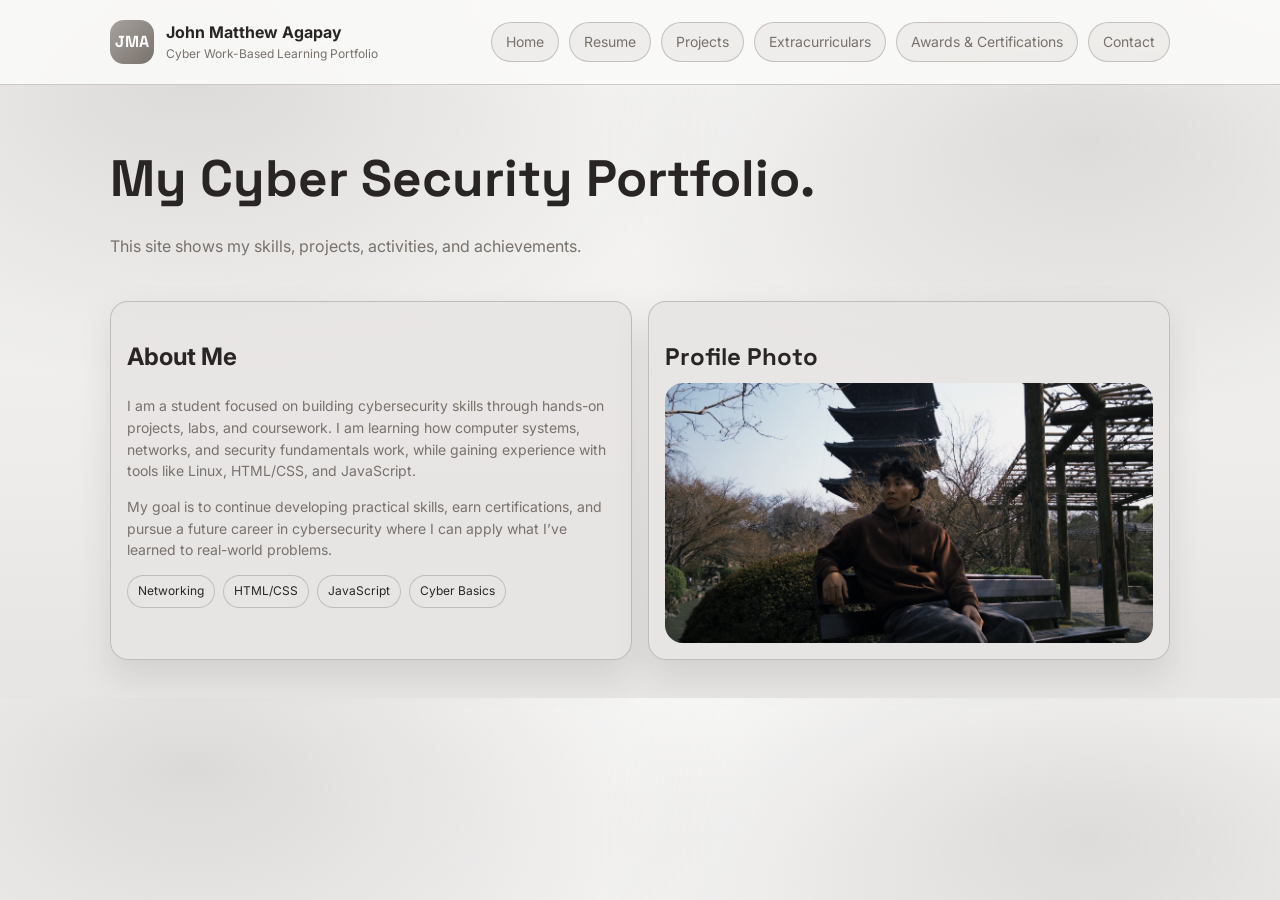
<file: index.html>
<!doctype html>
<html lang="en">
<head>
  <meta charset="utf-8" />
  <meta name="viewport" content="width=device-width,initial-scale=1" />
  <title>Portfolio | Home</title>
  <link rel="stylesheet" href="styles.css" />
</head>
<body data-page="home">
  <div class="progress" aria-hidden="true"><div class="progress__bar" id="progressBar"></div></div>

  <header class="header">
    <div class="container header__inner">
      <div class="brand">
        <div class="brand__logo">JMA</div>
        <div class="brand__text">
          <div class="brand__name">John Matthew Agapay</div>
          <div class="brand__tag">Cyber Work-Based Learning Portfolio</div>
        </div>
      </div>

      <nav class="nav" aria-label="Primary">
        <a class="nav__link" data-link="home" href="index.html">Home</a>
        <a class="nav__link" data-link="resume" href="resume.html">Resume</a>
        <a class="nav__link" data-link="projects" href="projects.html">Projects</a>
        <a class="nav__link" data-link="extras" href="extracurriculars.html">Extracurriculars</a>
        <a class="nav__link" data-link="awards" href="awards.html">Awards & Certifications</a>
        <a class="nav__link" data-link="contact" href="contact.html">Contact</a>
      </nav>

     
  </header>


  <main class="container">
    <section class="hero reveal">
      <h1 class="hero__title">My Cyber Security <span class="accent">Portfolio.</span></h1>
      <p class="hero__subtitle">
        This site shows my skills, projects, activities, and achievements.
      </p>
    </section>

    <section class="section">
      <div class="grid grid--2">
        <div class="card reveal">
          <h2 class="card_title">About Me</h2>
<p class="small">
  I am a student focused on building cybersecurity skills through hands-on projects, labs, and coursework. I am learning how computer systems, networks, and security fundamentals work, while gaining experience with tools like Linux, HTML/CSS, and JavaScript.
</p>
<p class="small">
  My goal is to continue developing practical skills, earn certifications, and pursue a future career in cybersecurity where I can apply what I’ve learned to real-world problems.
</p>

          <div class="tags">
            <span class="tag">Networking</span>
            <span class="tag">HTML/CSS</span>
            <span class="tag">JavaScript</span>
            <span class="tag">Cyber Basics</span>
          </div>
        </div>

        <div class="card reveal">
          <h2 class="card__title">Profile Photo</h2>
          <div class="ph ph--hero">
            <!-- Replace by adding images/profile.jpg -->
            <img src="images/profile.jpg" alt="Profile photo" onerror="this.remove(); this.parentElement.querySelector('.ph__empty').style.display='block';">
            <div class="ph__empty">Add <b>images/profile.jpg</b><br>to replace this placeholder</div>
          </div>
        </div>
      </div>
    </section>
    
  </main>

  <script src="script.js"></script>
</body>
</html>
</file>
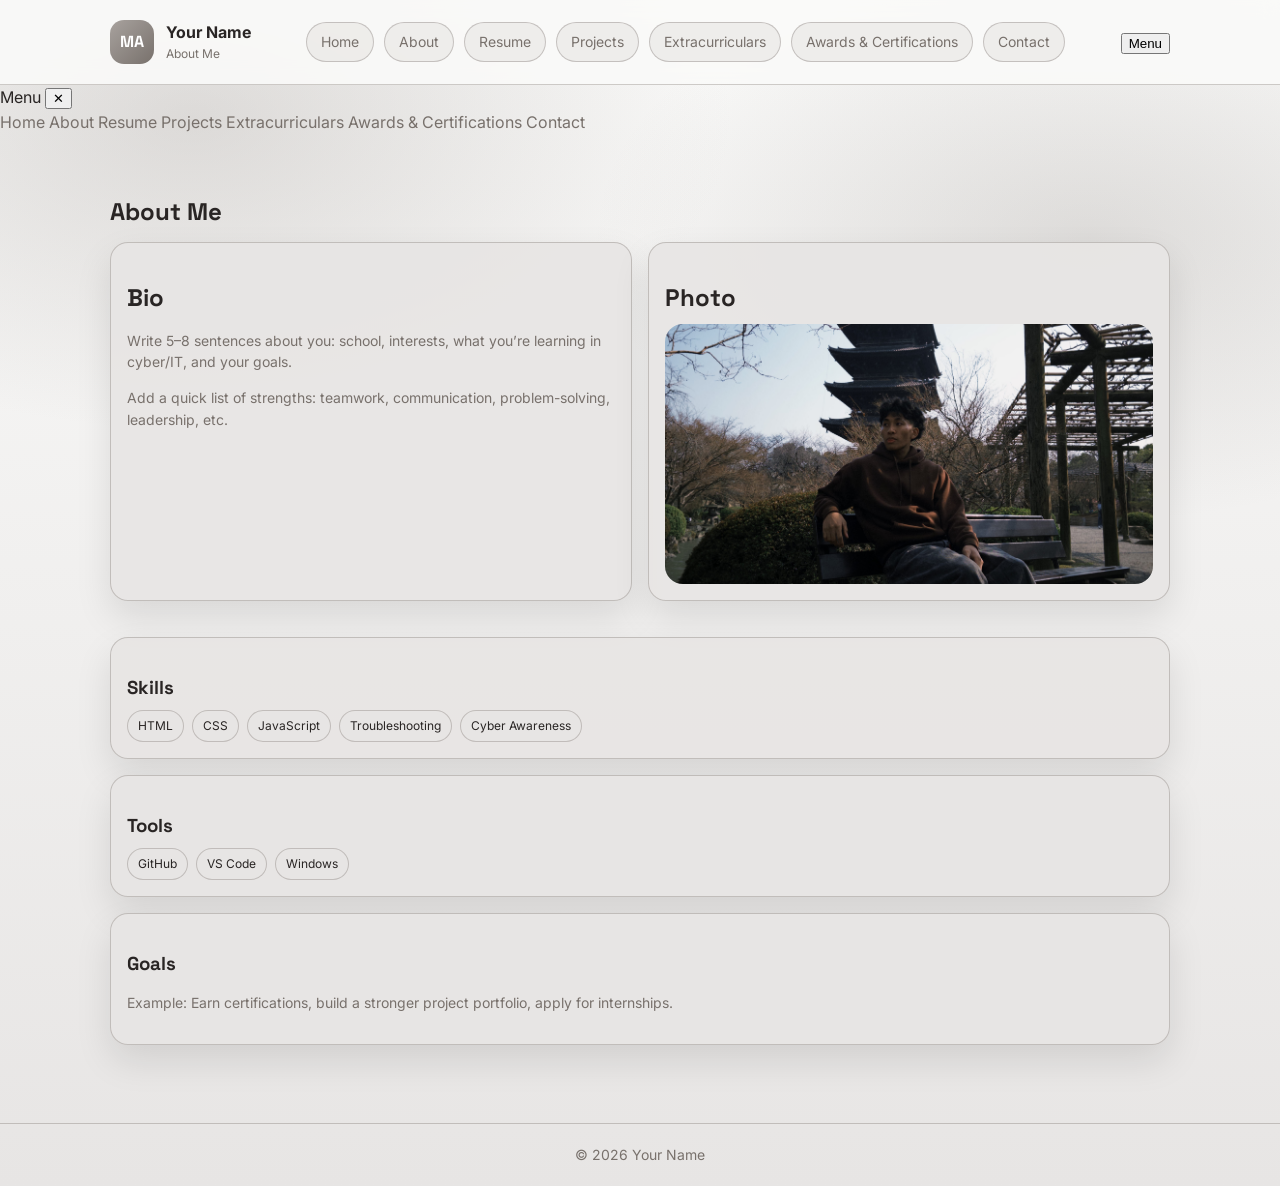
<file: about.html>
<!doctype html>
<html lang="en">
<head>
  <meta charset="utf-8" />
  <meta name="viewport" content="width=device-width,initial-scale=1" />
  <title>Portfolio | About</title>
  <link rel="stylesheet" href="styles.css" />
</head>
<body data-page="about">
  <div class="progress" aria-hidden="true"><div class="progress__bar" id="progressBar"></div></div>

  <header class="header">
    <div class="container header__inner">
      <div class="brand">
        <div class="brand__logo">MA</div>
        <div class="brand__text">
          <div class="brand__name">Your Name</div>
          <div class="brand__tag">About Me</div>
        </div>
      </div>

      <nav class="nav" aria-label="Primary">
        <a class="nav__link" data-link="home" href="index.html">Home</a>
        <a class="nav__link" data-link="about" href="about.html">About</a>
        <a class="nav__link" data-link="resume" href="resume.html">Resume</a>
        <a class="nav__link" data-link="projects" href="projects.html">Projects</a>
        <a class="nav__link" data-link="extras" href="extracurriculars.html">Extracurriculars</a>
        <a class="nav__link" data-link="awards" href="awards.html">Awards & Certifications</a>
        <a class="nav__link" data-link="contact" href="contact.html">Contact</a>
      </nav>

      <div class="header__actions">
        <button class="icon-btn icon-btn--menu" id="menuBtn" aria-label="Open menu">Menu</button>
      </div>
    </div>
  </header>

  <div class="drawer" id="drawer" aria-hidden="true">
    <div class="drawer__panel" role="dialog" aria-modal="true" aria-label="Menu">
      <div class="drawer__top">
        <span class="drawer__title">Menu</span>
        <button class="icon-btn" id="closeDrawer" aria-label="Close">✕</button>
      </div>
      <div class="drawer__links">
        <a class="drawer__link" href="index.html">Home</a>
        <a class="drawer__link" href="about.html">About</a>
        <a class="drawer__link" href="resume.html">Resume</a>
        <a class="drawer__link" href="projects.html">Projects</a>
        <a class="drawer__link" href="extracurriculars.html">Extracurriculars</a>
        <a class="drawer__link" href="awards.html">Awards & Certifications</a>
        <a class="drawer__link" href="contact.html">Contact</a>
      </div>
    </div>
    <div class="drawer__backdrop" id="drawerBackdrop"></div>
  </div>

  <main class="container">
    <section class="section reveal">
      <h1 class="section__title">About Me</h1>
      <div class="grid grid--2">
        <div class="card">
          <h2 class="card__title">Bio</h2>
          <p class="small">
            Write 5–8 sentences about you: school, interests, what you’re learning in cyber/IT, and your goals.
          </p>
          <p class="small">
            Add a quick list of strengths: teamwork, communication, problem-solving, leadership, etc.
          </p>
        </div>

        <div class="card">
          <h2 class="card__title">Photo</h2>
          <div class="ph ph--hero">
            <img src="images/profile.jpg" alt="Profile photo" onerror="this.remove(); this.parentElement.querySelector('.ph__empty').style.display='block';">
            <div class="ph__empty">Add <b>images/profile.jpg</b></div>
          </div>
        </div>
      </div>
    </section>

    <section class="section">
      <div class="grid grid--3">
        <div class="card reveal">
          <h3 class="card__title">Skills</h3>
          <div class="tags">
            <span class="tag">HTML</span><span class="tag">CSS</span><span class="tag">JavaScript</span>
            <span class="tag">Troubleshooting</span><span class="tag">Cyber Awareness</span>
          </div>
        </div>
        <div class="card reveal">
          <h3 class="card__title">Tools</h3>
          <div class="tags">
            <span class="tag">GitHub</span><span class="tag">VS Code</span><span class="tag">Windows</span>
          </div>
        </div>
        <div class="card reveal">
          <h3 class="card__title">Goals</h3>
          <p class="small">Example: Earn certifications, build a stronger project portfolio, apply for internships.</p>
        </div>
      </div>
    </section>
  </main>

  <footer class="footer">
    <div class="container footer__inner">© <span id="year"></span> Your Name</div>
  </footer>

  <script src="script.js"></script>
</body>
</html>
</file>
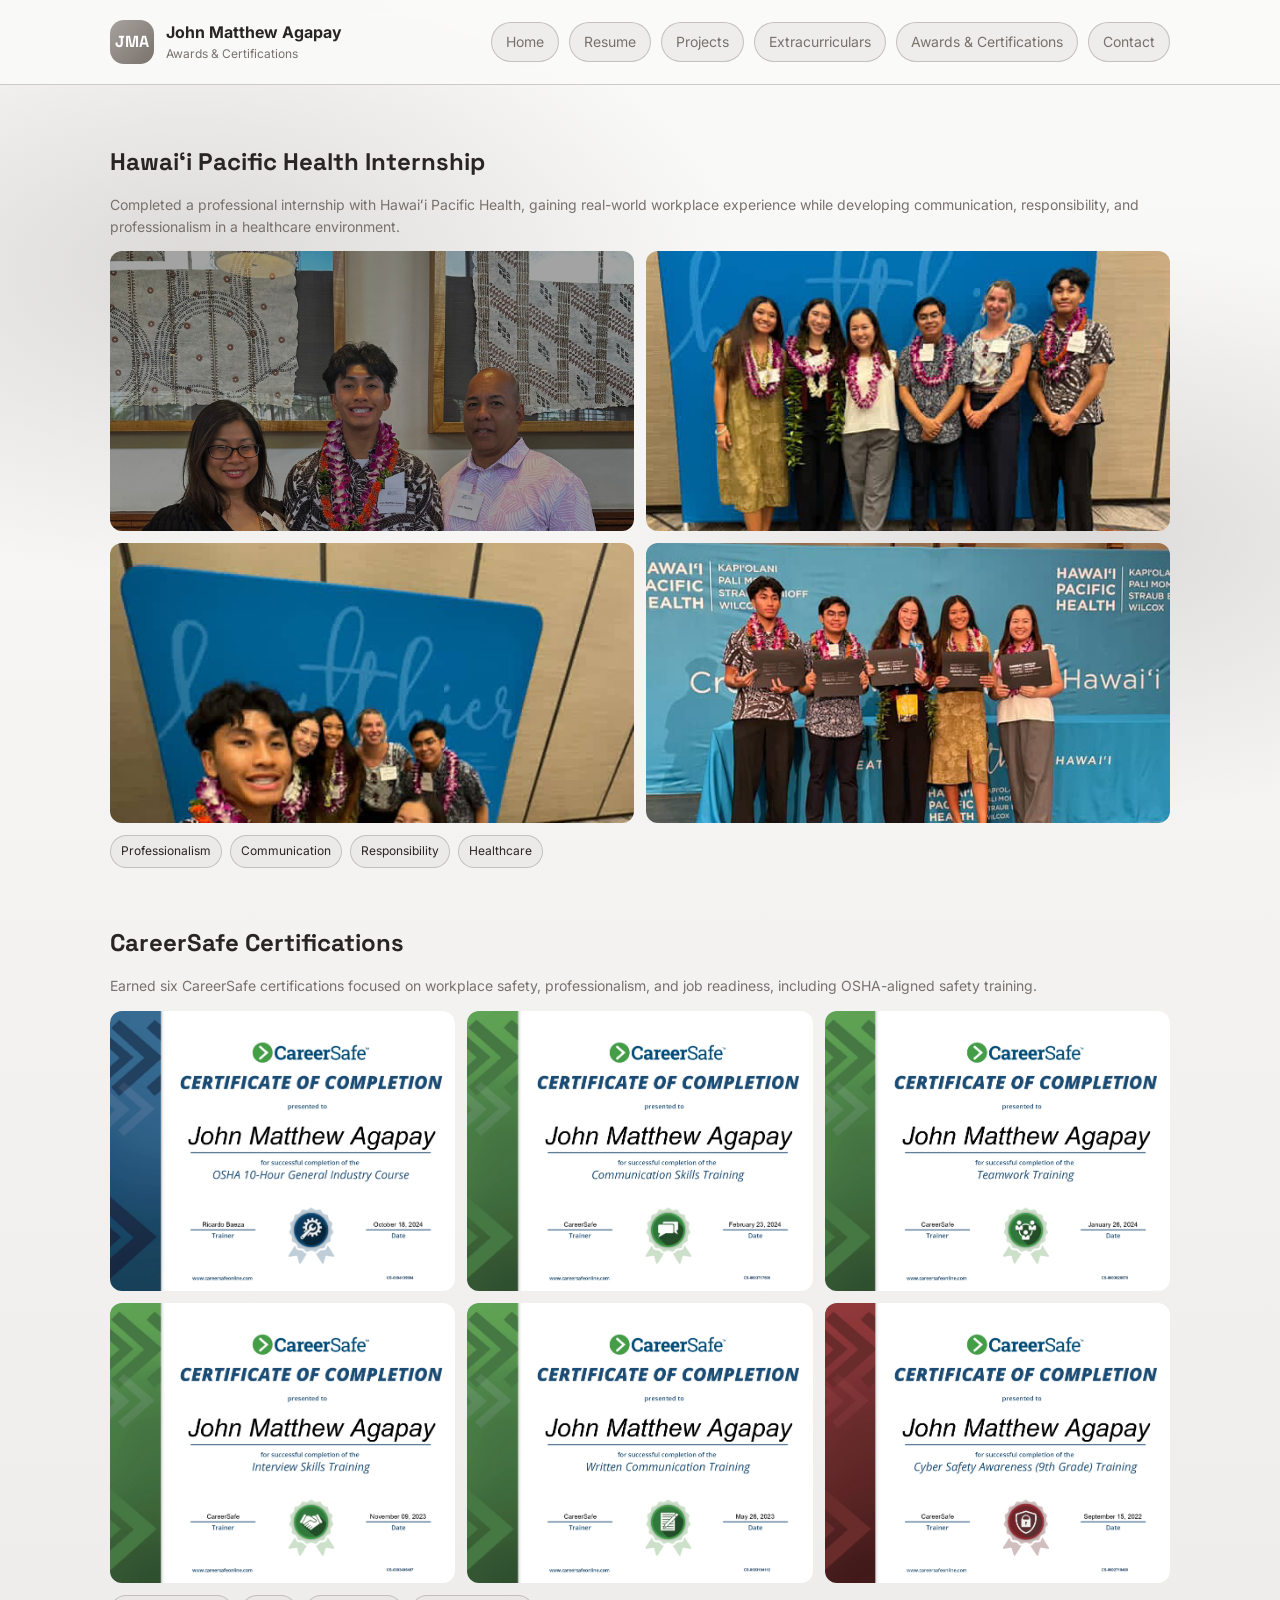
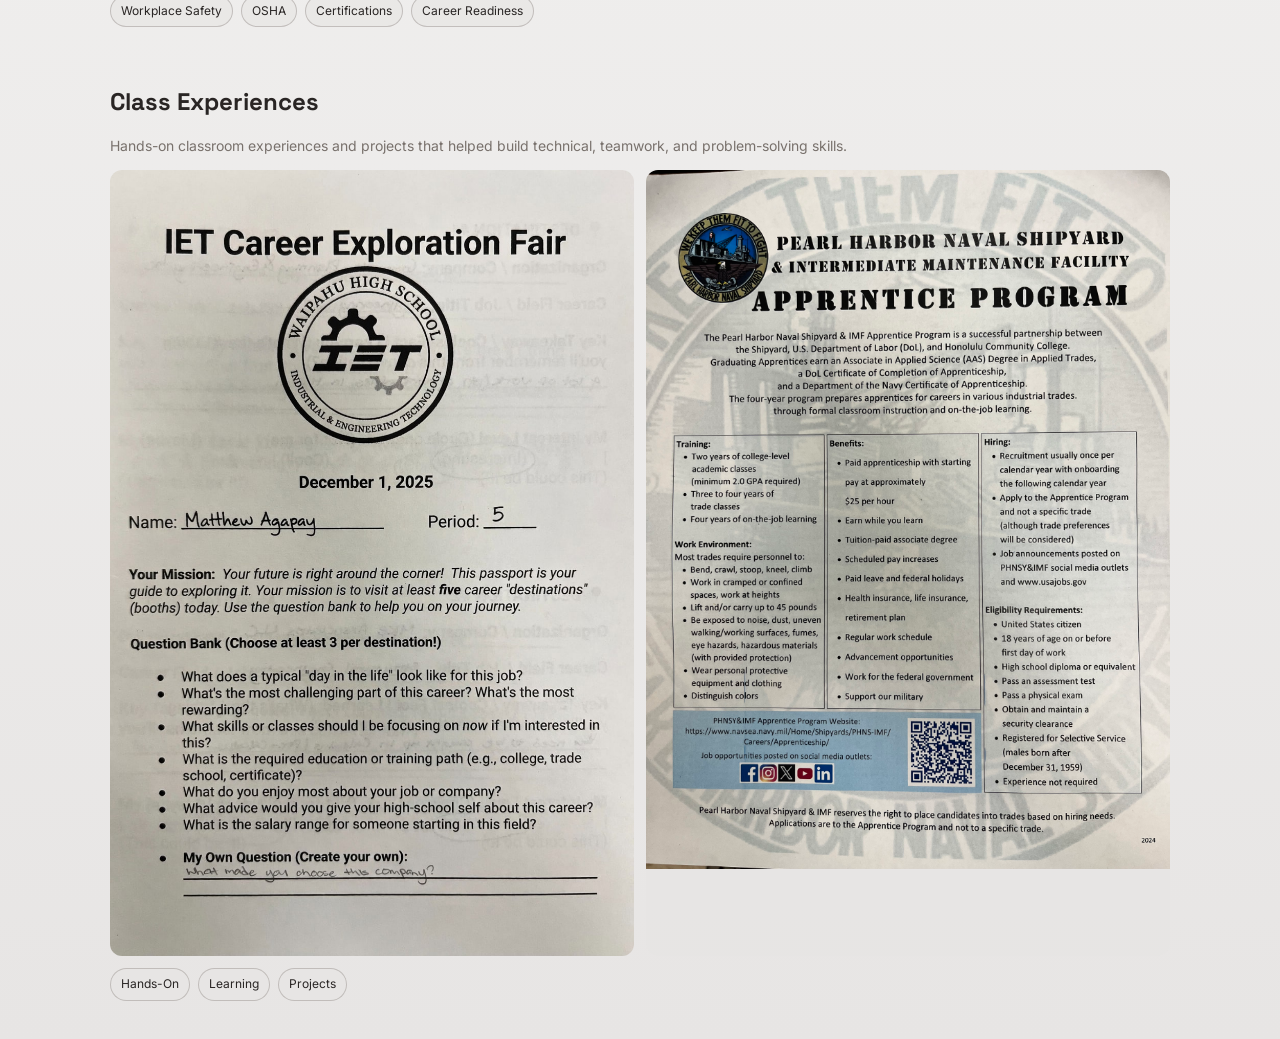
<file: awards.html>
<!doctype html>
<html lang="en">
<head>
  <meta charset="utf-8" />
  <meta name="viewport" content="width=device-width,initial-scale=1" />
  <title>Portfolio | Awards & Certifications</title>
  <link rel="stylesheet" href="styles.css" />
</head>

<body data-page="awards">
  <div class="progress" aria-hidden="true">
    <div class="progress__bar" id="progressBar"></div>
  </div>

  <!-- HEADER -->
  <header class="header">
    <div class="container header__inner">

      <div class="brand">
        <div class="brand__logo">JMA</div>
        <div class="brand__text">
          <div class="brand__name">John Matthew Agapay</div>
          <div class="brand__tag">Awards & Certifications</div>
        </div>
      </div>

      <nav class="nav" aria-label="Primary">
        <a class="nav__link" href="index.html">Home</a>
        <a class="nav__link" href="resume.html">Resume</a>
        <a class="nav__link" href="projects.html">Projects</a>
        <a class="nav__link" href="extracurriculars.html">Extracurriculars</a>
        <a class="nav__link" href="awards.html">Awards & Certifications</a>
        <a class="nav__link" href="contact.html">Contact</a>
      </nav>

    </div>
  </header>

  <!-- MAIN -->
  <main class="container">

    <!-- HPH INTERNSHIP -->
    <section class="section reveal">
      <h1 class="section__title">Hawaiʻi Pacific Health Internship</h1>

      <p class="small">
        Completed a professional internship with Hawaiʻi Pacific Health, gaining real-world
        workplace experience while developing communication, responsibility, and professionalism
        in a healthcare environment.
      </p>

      <div class="media-grid media-grid--4">
        <div class="ph ph--thumb"><img src="images/hph1.jpg" alt="HPH Internship photo"></div>
        <div class="ph ph--thumb"><img src="images/hph2.jpg" alt="HPH Internship photo"></div>
        <div class="ph ph--thumb"><img src="images/hph3.JPG" alt="HPH Internship photo"></div>
        <div class="ph ph--thumb"><img src="images/hph4.JPG" alt="HPH Internship photo"></div>
      </div>

      <div class="tags" style="margin-top:12px;">
        <span class="tag">Professionalism</span>
        <span class="tag">Communication</span>
        <span class="tag">Responsibility</span>
        <span class="tag">Healthcare</span>
      </div>
    </section>

    <!-- CAREERSAFE -->
    <section class="section reveal">
      <h1 class="section__title">CareerSafe Certifications</h1>

      <p class="small">
        Earned six CareerSafe certifications focused on workplace safety, professionalism,
        and job readiness, including OSHA-aligned safety training.
      </p>

      <div class="media-grid media-grid--6">
        <div class="ph ph--thumb"><img src="images/careersafe1.jpg" alt="CareerSafe certificate"></div>
        <div class="ph ph--thumb"><img src="images/careersafe2.jpg" alt="CareerSafe certificate"></div>
        <div class="ph ph--thumb"><img src="images/careersafe3.jpg" alt="CareerSafe certificate"></div>
        <div class="ph ph--thumb"><img src="images/careersafe4.jpg" alt="CareerSafe certificate"></div>
        <div class="ph ph--thumb"><img src="images/careersafe5.jpg" alt="CareerSafe certificate"></div>
        <div class="ph ph--thumb"><img src="images/careersafe6.jpg" alt="CareerSafe certificate"></div>
      </div>

      <div class="tags" style="margin-top:12px;">
        <span class="tag">Workplace Safety</span>
        <span class="tag">OSHA</span>
        <span class="tag">Certifications</span>
        <span class="tag">Career Readiness</span>
      </div>
    </section>

    <!-- CLASS EXPERIENCES -->
    <section class="section reveal">
      <h1 class="section__title">Class Experiences</h1>

      <p class="small">
        Hands-on classroom experiences and projects that helped build technical,
        teamwork, and problem-solving skills.
      </p>

      <div class="media-grid media-grid--2">
        <div class="ph ph--thumb"><img src="images/class1.jpg" alt="Class experience"></div>
        <div class="ph ph--thumb"><img src="images/class2.jpg" alt="Class experience"></div>
      </div>

      <div class="tags" style="margin-top:12px;">
        <span class="tag">Hands-On</span>
        <span class="tag">Learning</span>
        <span class="tag">Projects</span>
      </div>
    </section>

  </main>

  <script src="script.js"></script>
</body>
</html>
</file>
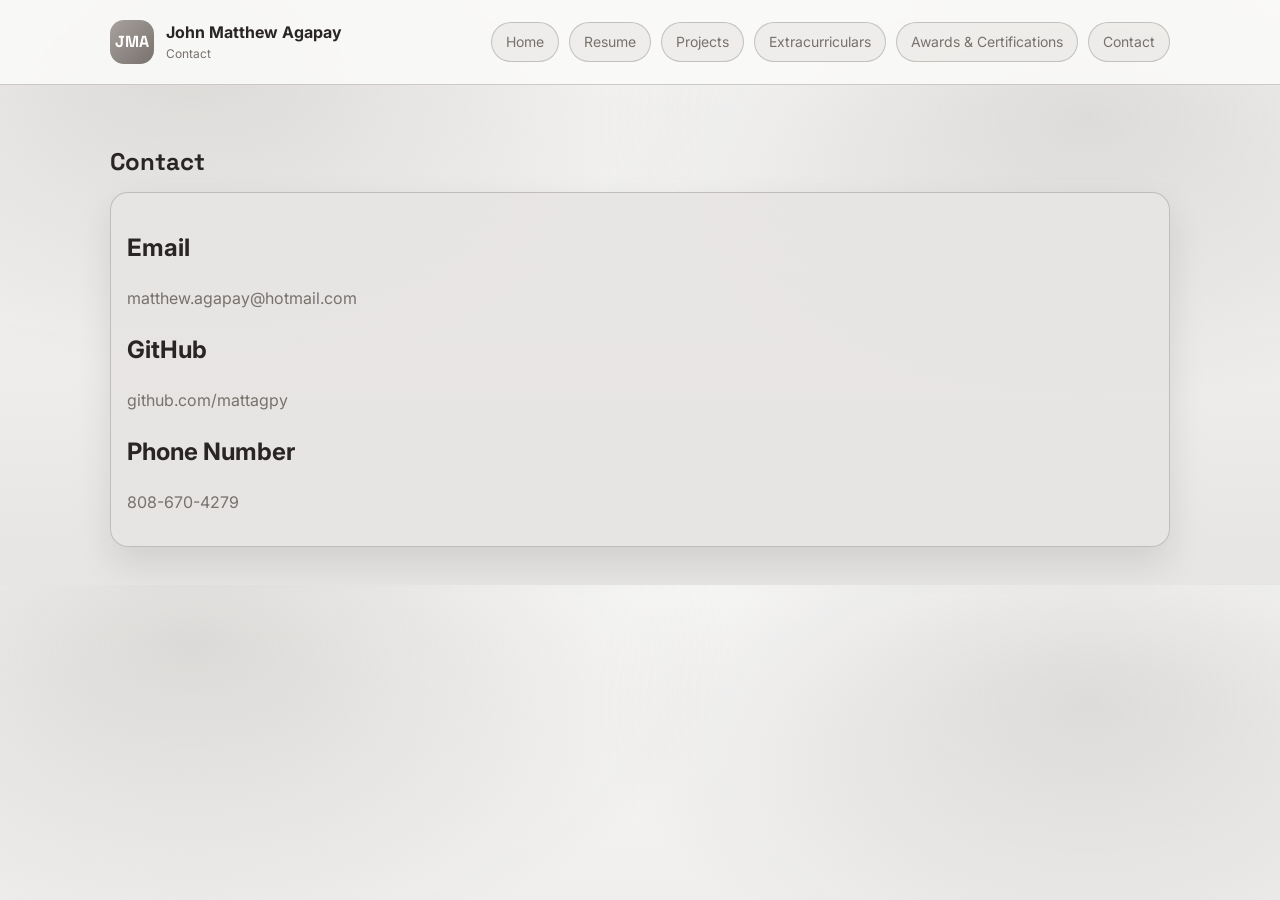
<file: contact.html>
<!doctype html>
<html lang="en">
<head>
  <meta charset="utf-8" />
  <meta name="viewport" content="width=device-width,initial-scale=1" />
  <title>Portfolio | Contact</title>
  <link rel="stylesheet" href="styles.css" />
</head>

<body data-page="contact">
  <div class="progress" aria-hidden="true">
    <div class="progress__bar" id="progressBar"></div>
  </div>

  <!-- HEADER -->
  <header class="header">
    <div class="container header__inner">

      <div class="brand">
        <div class="brand__logo">JMA</div>
        <div class="brand__text">
          <div class="brand__name">John Matthew Agapay</div>
          <div class="brand__tag">Contact</div>
        </div>
      </div>

      <nav class="nav" aria-label="Primary">
        <a class="nav__link" href="index.html">Home</a>
        <a class="nav__link" href="resume.html">Resume</a>
        <a class="nav__link" href="projects.html">Projects</a>
        <a class="nav__link" href="extracurriculars.html">Extracurriculars</a>
        <a class="nav__link" href="awards.html">Awards & Certifications</a>
        <a class="nav__link" href="contact.html">Contact</a>
      </nav>

    </div>
  </header>

  <!-- MAIN -->
  <main class="container">

    <section class="section reveal">
      <h1 class="section__title">Contact</h1>

      <div class="card contact-card">

        <div class="contact-item">
          <h2>Email</h2>
          <p>
            <a href="mailto:matthew.agapay@hotmail.com">
              matthew.agapay@hotmail.com
            </a>
          </p>
        </div>

        <div class="contact-item">
          <h2>GitHub</h2>
          <p>
            <a href="https://github.com/mattagpy" target="_blank">
              github.com/mattagpy
            </a>
          </p>
        </div>

        <div class="contact-item">
          <h2>Phone Number</h2>
          <p>
            <a href="tel:18086704279">
              808-670-4279
            </a>
          </p>
        </div>

      </div>
    </section>

  </main>

  <script src="script.js"></script>
</body>
</html>
</file>
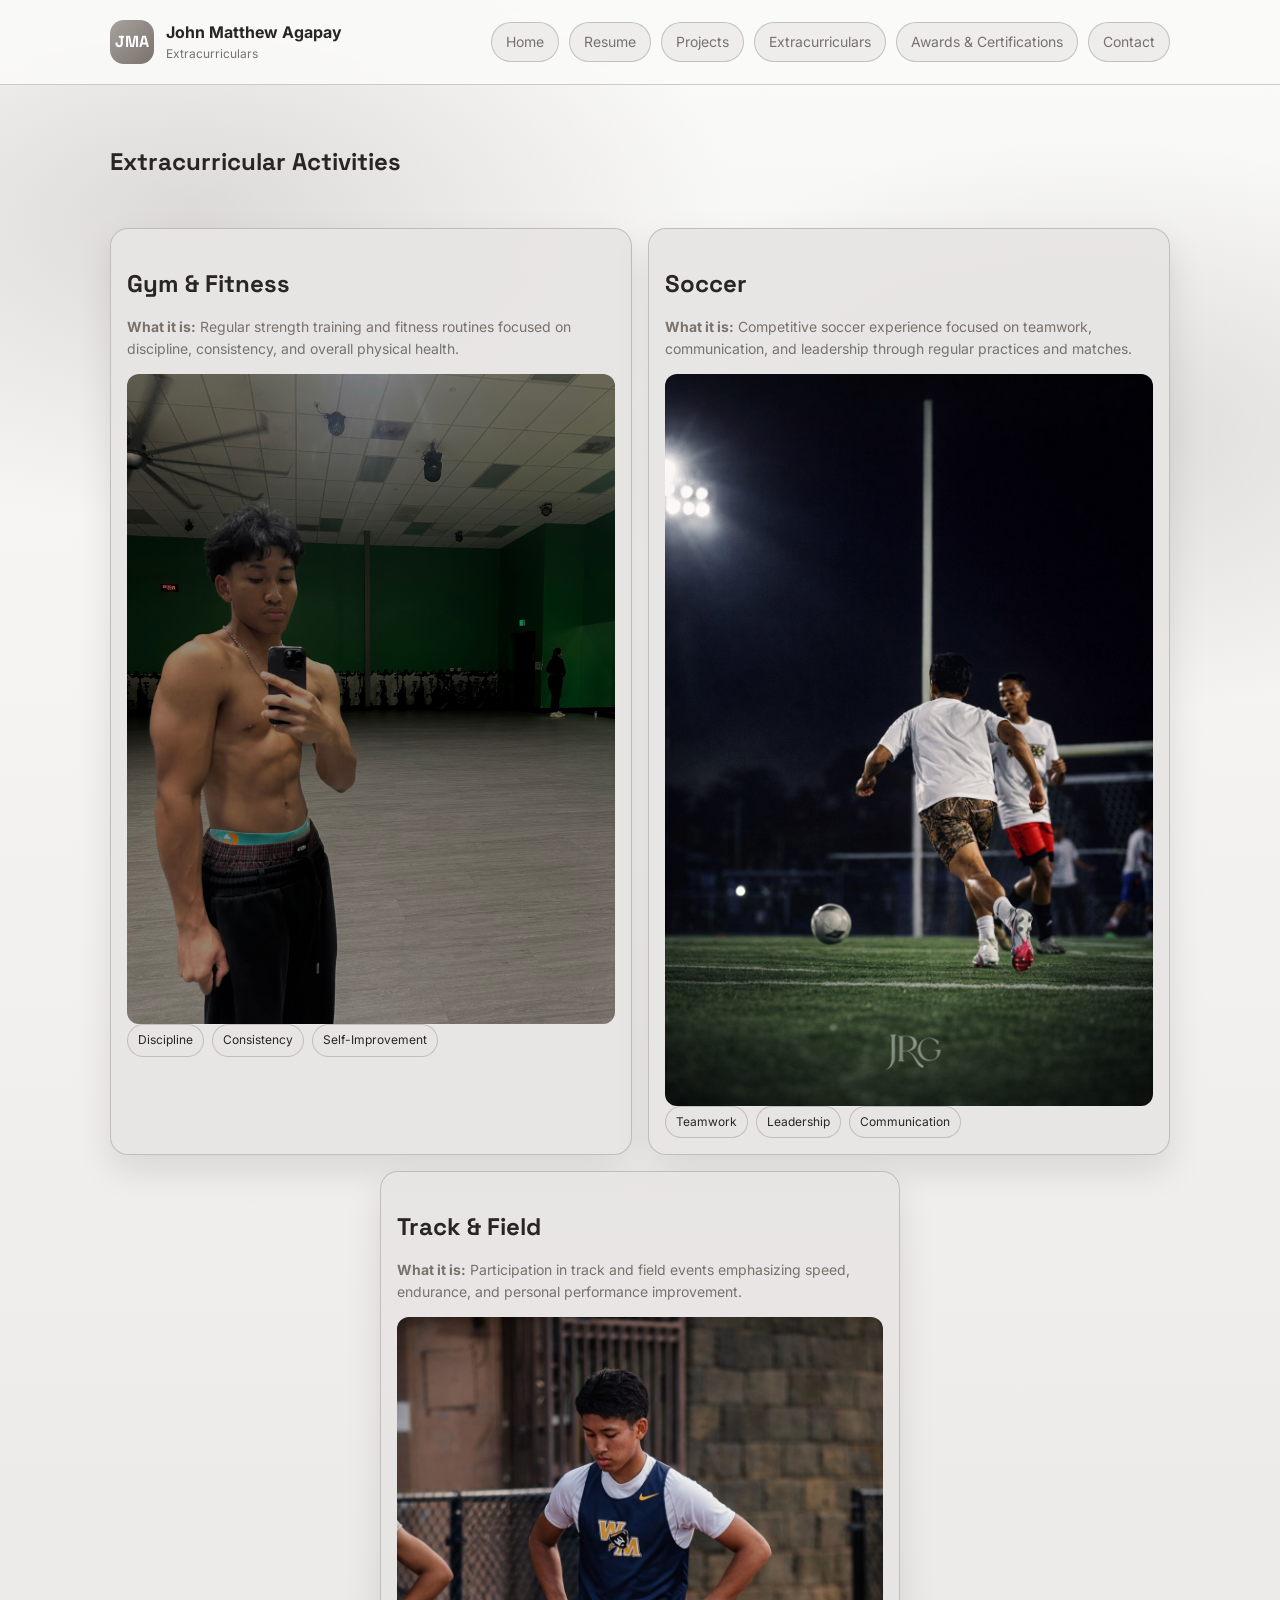
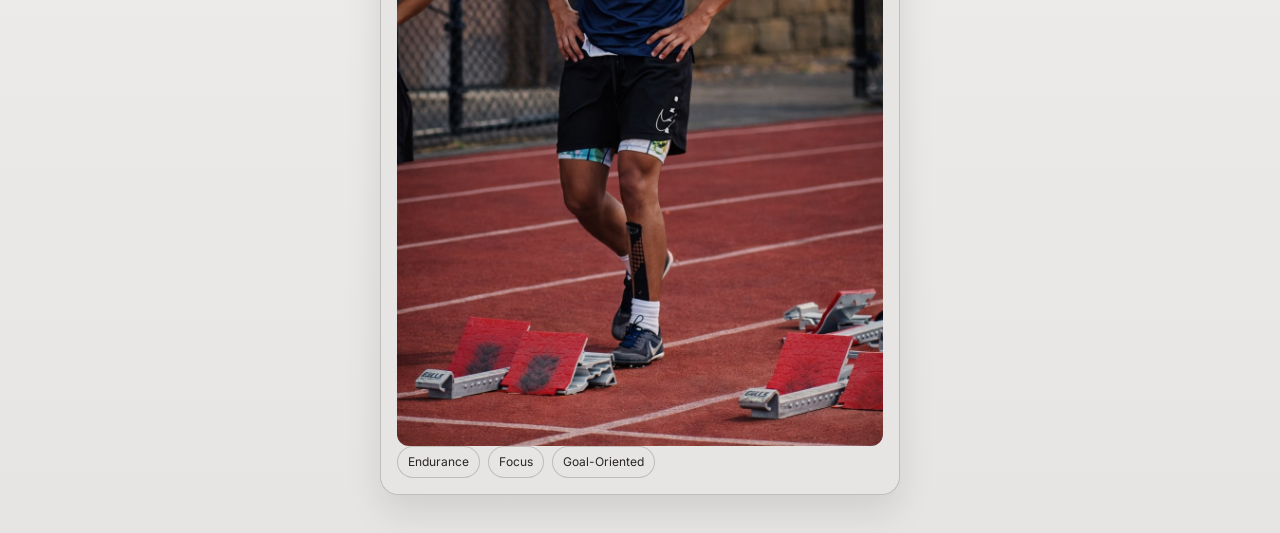
<file: extracurriculars.html>
<!doctype html>
<html lang="en">
<head>
  <meta charset="utf-8" />
  <meta name="viewport" content="width=device-width,initial-scale=1" />
  <title>Portfolio | Extracurriculars</title>
  <link rel="stylesheet" href="styles.css" />
</head>

<body data-page="extracurriculars">
  <div class="progress" aria-hidden="true">
    <div class="progress__bar" id="progressBar"></div>
  </div>

  <!-- HEADER -->
  <header class="header">
    <div class="container header__inner">

      <div class="brand">
        <div class="brand__logo">JMA</div>
        <div class="brand__text">
          <div class="brand__name">John Matthew Agapay</div>
          <div class="brand__tag">Extracurriculars</div>
        </div>
      </div>

      <nav class="nav" aria-label="Primary">
        <a class="nav__link" href="index.html">Home</a>
        <a class="nav__link" href="resume.html">Resume</a>
        <a class="nav__link" href="projects.html">Projects</a>
        <a class="nav__link" href="extracurriculars.html">Extracurriculars</a>
        <a class="nav__link" href="awards.html">Awards & Certifications</a>
        <a class="nav__link" href="contact.html">Contact</a>
      </nav>

    </div>
  </header>

  <!-- MAIN -->
  <main class="container">

    <section class="section reveal">
      <h1 class="section__title">Extracurricular Activities</h1>
    </section>

    <section class="section">
      <div class="grid grid--2">

        <!-- GYM -->
        <div class="card reveal">
          <h2 class="card__title">Gym & Fitness</h2>

          <p class="small">
            <b>What it is:</b> Regular strength training and fitness routines focused on discipline, consistency, and overall physical health.
          </p>

          <div class="ph ph--thumb" style="margin-top:10px;">
            <img src="images/gym.jpg" alt="Gym and fitness activity"
              onerror="this.remove(); this.parentElement.querySelector('.ph__empty').style.display='block';">
          </div>

          <div class="tags">
            <span class="tag">Discipline</span>
            <span class="tag">Consistency</span>
            <span class="tag">Self-Improvement</span>
          </div>
        </div>

        <!-- SOCCER -->
        <div class="card reveal">
          <h2 class="card__title">Soccer</h2>

          <p class="small">
            <b>What it is:</b> Competitive soccer experience focused on teamwork, communication, and leadership through regular practices and matches.
          </p>

          <div class="ph ph--thumb" style="margin-top:10px;">
            <img src="images/soccer.jpg" alt="Soccer activity"
              onerror="this.remove(); this.parentElement.querySelector('.ph__empty').style.display='block';">
          </div>

          <div class="tags">
            <span class="tag">Teamwork</span>
            <span class="tag">Leadership</span>
            <span class="tag">Communication</span>
          </div>
        </div>

        <!-- TRACK (CENTERED) -->
        <div class="card reveal project--center">
          <h2 class="card__title">Track & Field</h2>

          <p class="small">
            <b>What it is:</b> Participation in track and field events emphasizing speed, endurance, and personal performance improvement.
          </p>

          <div class="ph ph--thumb" style="margin-top:10px;">
            <img src="images/track.jpg" alt="Track and field activity"
              onerror="this.remove(); this.parentElement.querySelector('.ph__empty').style.display='block';">
          </div>

          <div class="tags">
            <span class="tag">Endurance</span>
            <span class="tag">Focus</span>
            <span class="tag">Goal-Oriented</span>
          </div>
        </div>

      </div>
    </section>

  </main>
  <script src="script.js"></script>
</body>
</html>
</file>
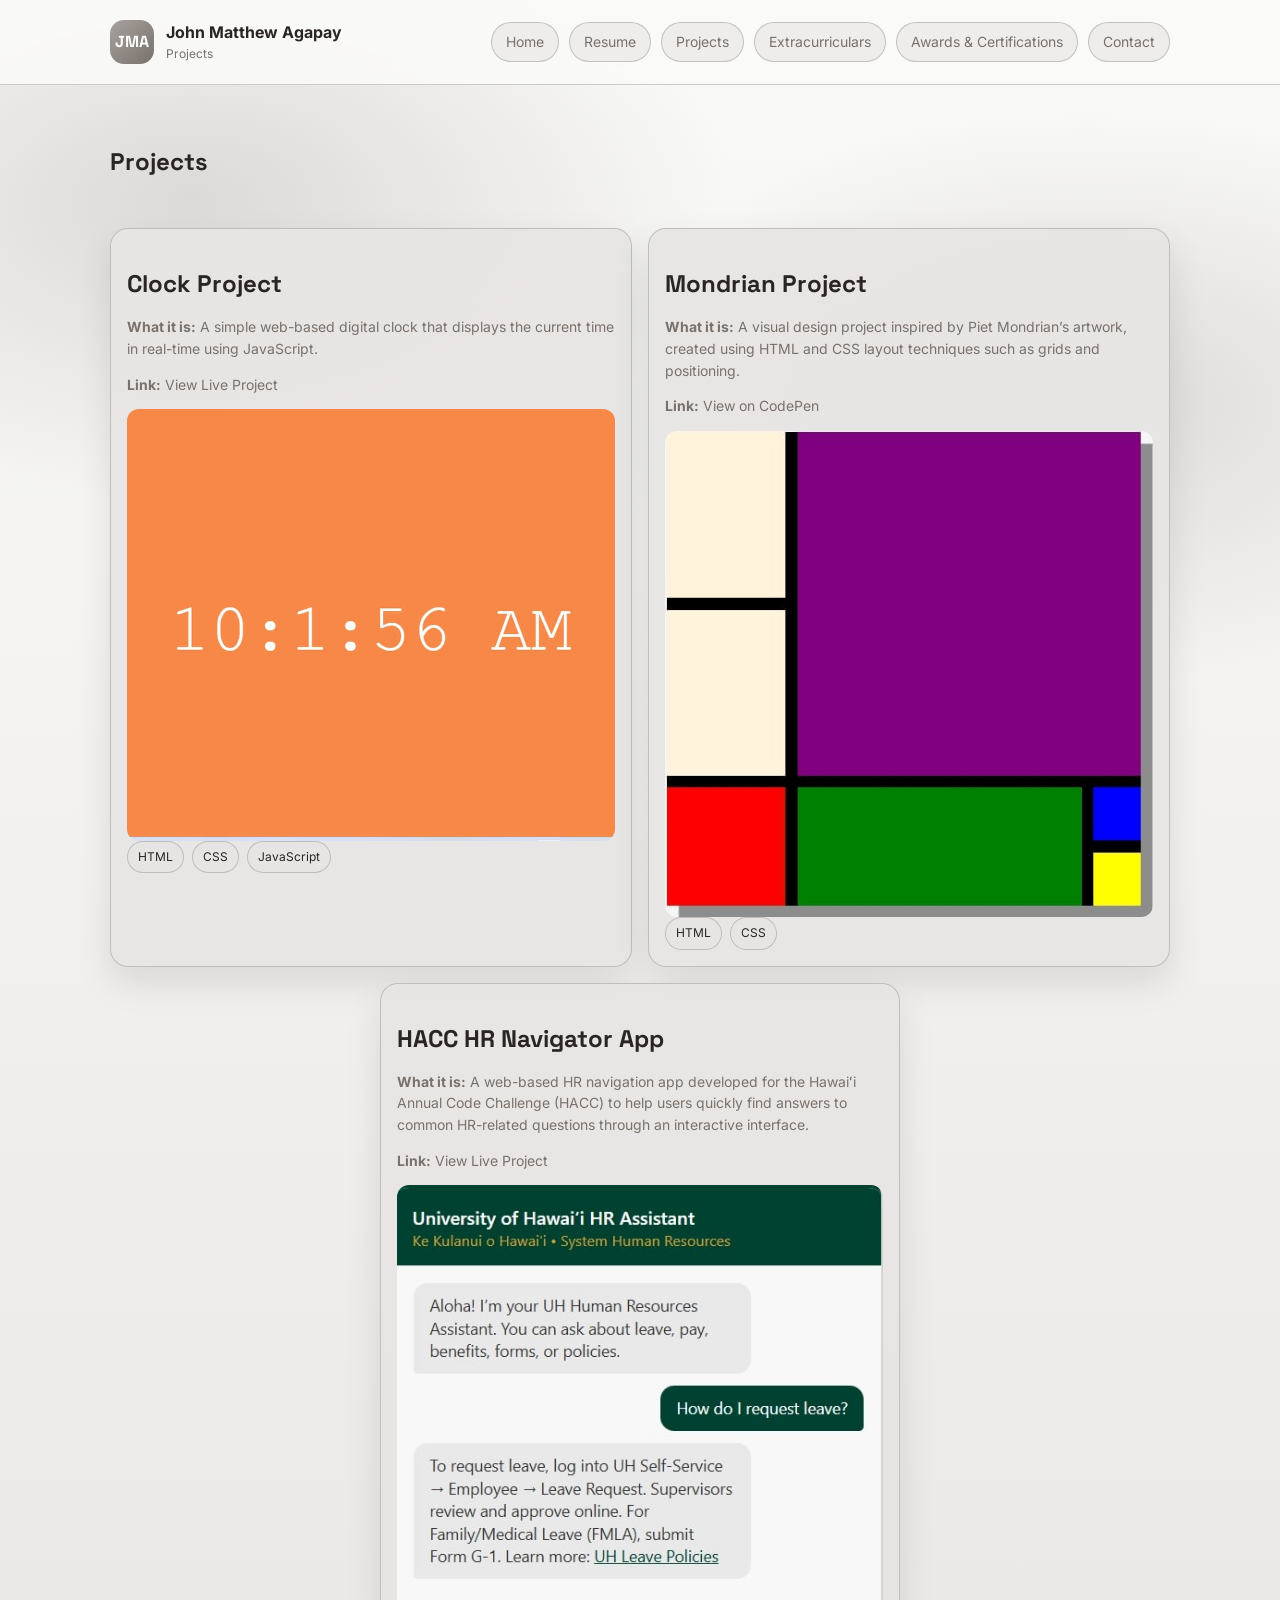
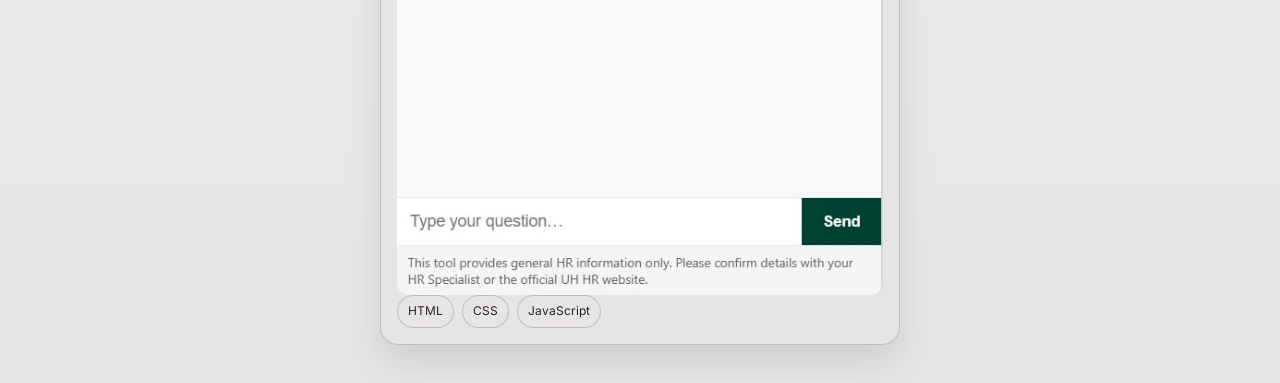
<file: projects.html>
<!doctype html>
<html lang="en">
<head>
  <meta charset="utf-8" />
  <meta name="viewport" content="width=device-width,initial-scale=1" />
  <title>Portfolio | Projects</title>
  <link rel="stylesheet" href="styles.css" />
</head>

<body data-page="projects">
  <div class="progress" aria-hidden="true">
    <div class="progress__bar" id="progressBar"></div>
  </div>

  <!-- HEADER -->
  <header class="header">
    <div class="container header__inner">

      <div class="brand">
        <div class="brand__logo">JMA</div>
        <div class="brand__text">
          <div class="brand__name">John Matthew Agapay</div>
          <div class="brand__tag">Projects</div>
        </div>
      </div>

      <nav class="nav" aria-label="Primary">
        <a class="nav__link" href="index.html">Home</a>
        <a class="nav__link" href="resume.html">Resume</a>
        <a class="nav__link" href="projects.html">Projects</a>
        <a class="nav__link" href="extracurriculars.html">Extracurriculars</a>
        <a class="nav__link" href="awards.html">Awards & Certifications</a>
        <a class="nav__link" href="contact.html">Contact</a>
      </nav>

    </div>
  </header>

  <!-- MAIN -->
  <main class="container">

    <section class="section reveal">
      <h1 class="section__title">Projects</h1>
    </section>

    <section class="section">
      <div class="grid grid--2" id="projectsList">

        <!-- PROJECT 1: CLOCK -->
        <div class="card project reveal" data-tags="html css javascript clock">
          <h2 class="card__title">Clock Project</h2>

          <p class="small">
            <b>What it is:</b> A simple web-based digital clock that displays the current time in real-time using JavaScript.
          </p>

          <p class="small">
            <b>Link:</b>
            <a href="https://mattagpy.github.io/ClockProject/" target="_blank">
              View Live Project
            </a>
          </p>

         <div class="ph ph--thumb" style="margin-top:10px;">
  <img src="images/clock.jpg" alt="Clock Project screenshot">
</div>


          <div class="tags">
            <span class="tag">HTML</span>
            <span class="tag">CSS</span>
            <span class="tag">JavaScript</span>
          </div>
        </div>

        <!-- PROJECT 2: MONDRIAN -->
        <div class="card project reveal" data-tags="html css art layout">
          <h2 class="card__title">Mondrian Project</h2>

          <p class="small">
            <b>What it is:</b> A visual design project inspired by Piet Mondrian’s artwork, created using HTML and CSS layout techniques such as grids and positioning.
          </p>

          <p class="small">
            <b>Link:</b>
            <a href="https://codepen.io/Reece-Maruyama/pen/abeJGLP" target="_blank">
              View on CodePen
            </a>
          </p>

          <div class="ph ph--thumb" style="margin-top:10px;">
    <img src="images/mondrian.jpg" alt="Mondrian Project screenshot">
</div>


          <div class="tags">
            <span class="tag">HTML</span>
            <span class="tag">CSS</span>
          </div>
        </div>

        <!-- PROJECT 3: HACC (CENTERED) -->
<div class="card project reveal project--center" data-tags="html css javascript hacc">
  <h2 class="card__title">HACC HR Navigator App</h2>

  <p class="small">
    <b>What it is:</b> A web-based HR navigation app developed for the Hawaiʻi Annual Code Challenge (HACC) to help users quickly find answers to common HR-related questions through an interactive interface.
  </p>

  <p class="small">
    <b>Link:</b>
    <a href="https://mattagpy.github.io/hacc/" target="_blank">
      View Live Project
    </a>
  </p>

  <div class="ph ph--thumb" style="margin-top:10px;">
  <img src="images/hacc.jpg" alt="HACC HR Navigator screenshot">
</div>

  <div class="tags">
    <span class="tag">HTML</span>
    <span class="tag">CSS</span>
    <span class="tag">JavaScript</span>
  </div>
</div>

    </section>

  </main>


  <script src="script.js"></script>
</body>
</html>
</file>
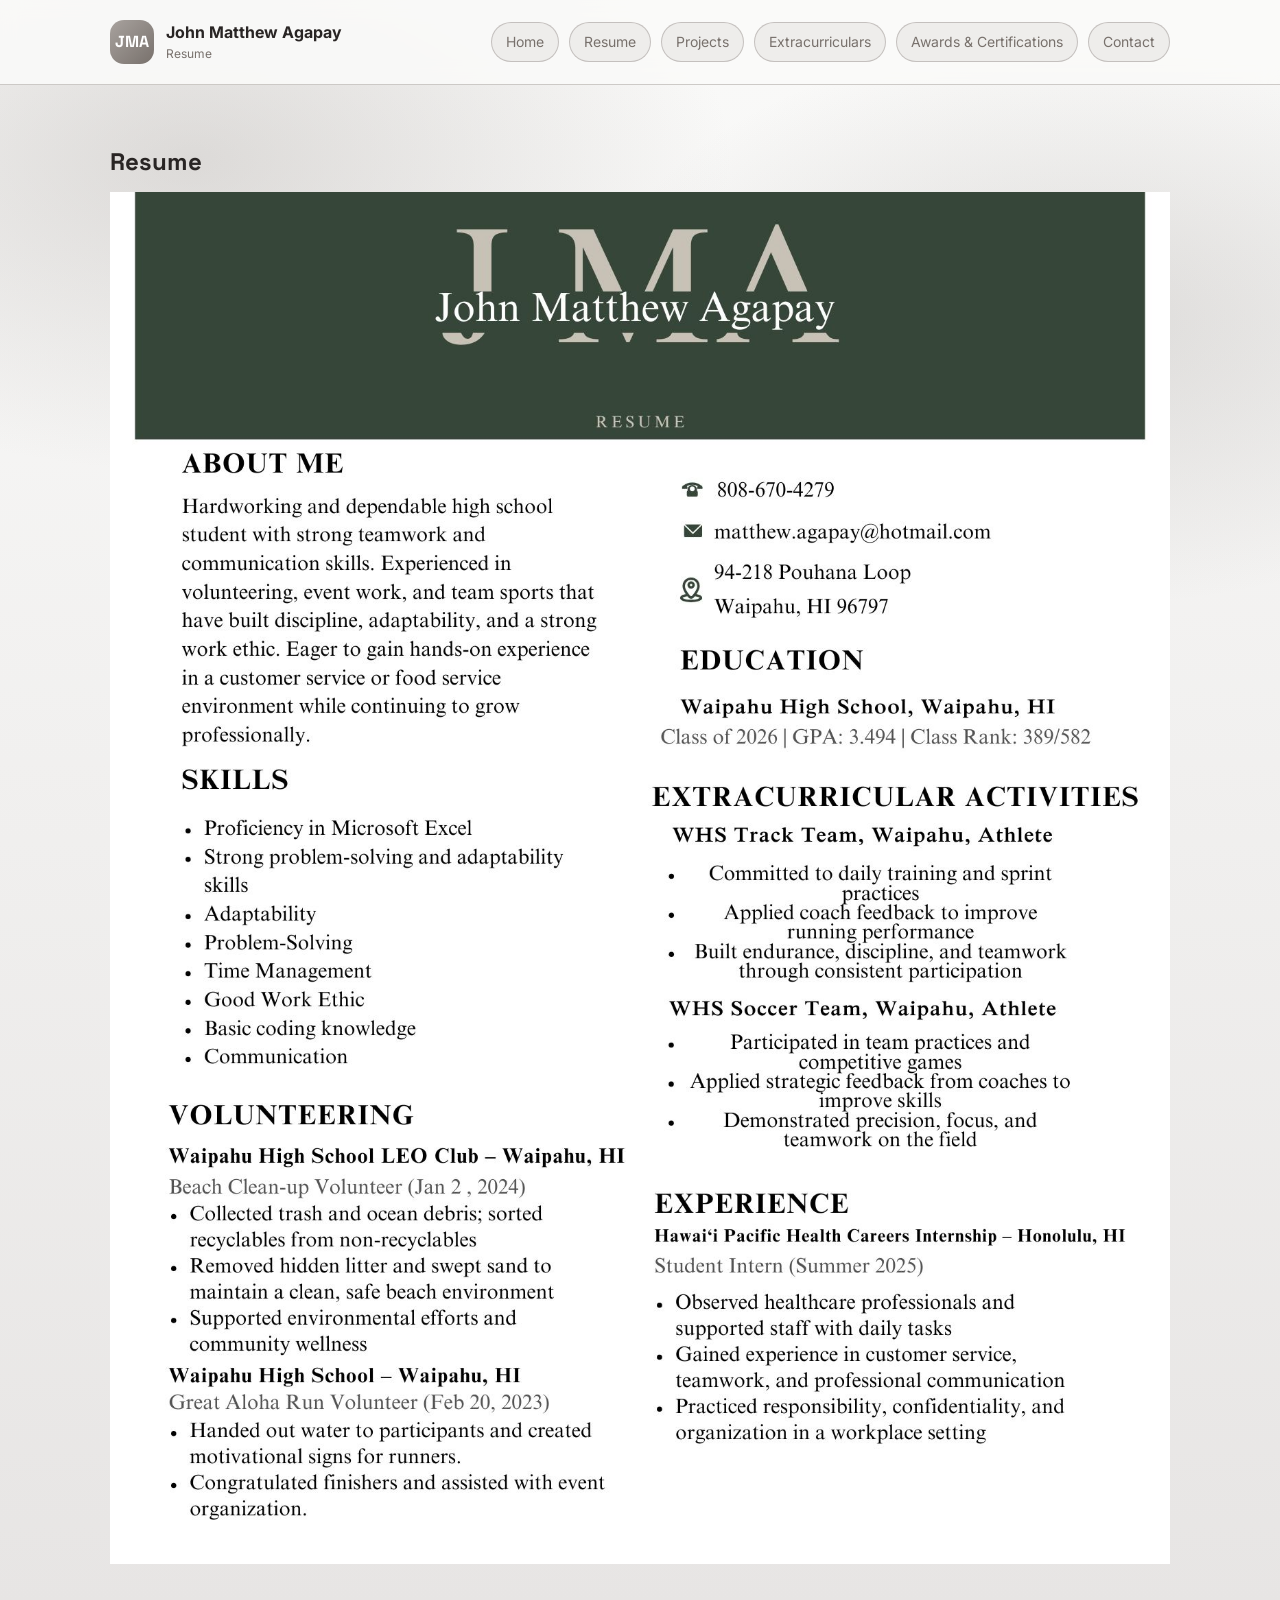
<file: resume.html>
<!doctype html>
<html lang="en">
<head>
  <meta charset="utf-8" />
  <meta name="viewport" content="width=device-width,initial-scale=1" />
  <title>Portfolio | Resume</title>
  <link rel="stylesheet" href="styles.css" />
</head>
<body data-page="resume">
  <div class="progress" aria-hidden="true"><div class="progress__bar" id="progressBar"></div></div>

  <header class="header">
    <div class="container header__inner">
      <div class="brand">
        <div class="brand__logo">JMA</div>
        <div class="brand__text">
          <div class="brand__name">John Matthew Agapay</div>
          <div class="brand__tag">Resume</div>
        </div>
      </div>

      <nav class="nav" aria-label="Primary">
        <a class="nav__link" data-link="home" href="index.html">Home</a>
        <a class="nav__link" data-link="resume" href="resume.html">Resume</a>
        <a class="nav__link" data-link="projects" href="projects.html">Projects</a>
        <a class="nav__link" data-link="extras" href="extracurriculars.html">Extracurriculars</a>
        <a class="nav__link" data-link="awards" href="awards.html">Awards & Certifications</a>
        <a class="nav__link" data-link="contact" href="contact.html">Contact</a>
      </nav>

  </header>

  <main class="container">
    <section class="section reveal">
      <h1 class="section__title">Resume</h1>
        
        <div class="ph ph--resume">
          <img src="images/resume.jpg" alt="Resume image" onerror="this.remove(); this.parentElement.querySelector('.ph__empty').style.display='block';">
        </div>
      </div>
    </section>
  </main>

  <script src="script.js"></script>
</body>
</html>
</file>
<file: styles.css>
@import url('https://fonts.googleapis.com/css2?family=Inter:wght@400;500;600;700&family=Space+Grotesk:wght@500;600;700&display=swap');

/* ================= VARIABLES ================= */
:root{
  --bg:#FAFAF9;
  --bg2:#E7E5E4;
  --card:rgba(231,229,228,.95);
  --card2:rgba(231,229,228,.65);
  --text:#292524;
  --muted:#78716C;
  --line:rgba(120,113,108,.35);
  --accent:#78716C;
  --accent2:#A8A29E;
  --shadow:0 16px 36px rgba(0,0,0,.10);
  --radius:18px;
}

/* ================= BASE ================= */
*{ box-sizing:border-box; }
html{ scroll-behavior:smooth; }

body{
  margin:0;
  font-family:Inter, system-ui, sans-serif;
  color:var(--text);
  background:
    radial-gradient(900px 520px at 15% 10%, rgba(168,162,158,.35), transparent 60%),
    radial-gradient(900px 520px at 85% 20%, rgba(120,113,108,.20), transparent 55%),
    linear-gradient(180deg,var(--bg),var(--bg2));
  line-height:1.55;
}

a{ color:var(--accent); text-decoration:none; }
a:hover{ text-decoration:underline; }

.container{ max-width:1100px; margin:auto; padding:20px; }

/* ================= HEADER ================= */
.header{
  position:sticky;
  top:0;
  z-index:50;
  background:rgba(250,250,249,.9);
  backdrop-filter:blur(10px);
  border-bottom:1px solid var(--line);
}

.header__inner{
  display:flex;
  align-items:center;
  justify-content:space-between;
  gap:14px;
}

.brand{ display:flex; gap:12px; align-items:center; }

.brand__logo{
  width:44px;
  height:44px;
  border-radius:14px;
  display:grid;
  place-items:center;
  font-weight:800;
  font-family:"Space Grotesk";
  background:linear-gradient(135deg,var(--accent2),var(--accent));
  color:#fff;
}

.brand__name{ font-weight:700; }
.brand__tag{ font-size:12px; color:var(--muted); }

.nav{ display:flex; gap:10px; flex-wrap:wrap; }

.nav__link{
  padding:8px 14px;
  border-radius:999px;
  border:1px solid var(--line);
  background:var(--card2);
  font-size:14px;
}

.nav__link:hover{ background:var(--accent2); }

/* ================= HERO ================= */
.hero{ padding:34px 0 8px; }

.hero__title{
  font-family:"Space Grotesk";
  font-size:clamp(34px,4vw,54px);
  margin:0 0 10px;
}

.hero__subtitle{ color:var(--muted); max-width:760px; }

/* ================= SECTIONS ================= */
.section{ padding:18px 0; }

.section__title{
  font-family:"Space Grotesk";
  margin-bottom:12px;
}

/* ================= CARDS ================= */
.card{
  border:1px solid var(--line);
  border-radius:var(--radius);
  background:var(--card);
  box-shadow:var(--shadow);
  padding:16px;
}

.card__title{
  font-family:"Space Grotesk";
  margin-bottom:8px;
}

.small{ font-size:14px; color:var(--muted); }

/* ================= GRID ================= */
.grid{ display:grid; gap:16px; }
.grid--2{ grid-template-columns:repeat(2,1fr); }

@media (max-width:900px){
  .grid--2{ grid-template-columns:1fr; }
}

/* ================= TAGS ================= */
.tags{ display:flex; gap:8px; flex-wrap:wrap; }
.tag{
  font-size:12px;
  padding:6px 10px;
  border-radius:999px;
  border:1px solid var(--line);
  background:var(--card2);
}

/* ================= IMAGE WRAPPERS ================= */
.ph{
  border-radius:var(--radius);
  background:var(--card2);
  position:relative;
}

.ph img{
  display:block;
  width:100%;
}

/* profile photo / hero images */
.ph--hero{
  height:260px;
  overflow:hidden;
}

.ph--hero img{
  width:100%;
  height:100%;
  object-fit:cover;
  object-position:center 75%;
}

/* ================= RESUME (NO CROP) ================= */
.ph--resume{
  height:auto;
  overflow:visible;
  background:transparent;
}

.ph--resume img{
  width:100%;
  height:auto;
  display:block;
  background:#fff;
}

/* ================= FOOTER ================= */
.footer{
  border-top:1px solid var(--line);
  margin-top:40px;
}

.footer__inner{
  text-align:center;
  padding:20px;
  font-size:14px;
  color:var(--muted);
}

/* ================= AWARDS PAGE MEDIA GRIDS ================= */
.media-grid{
  display:grid;
  gap:12px;
}

.media-grid--2{ grid-template-columns: repeat(2, minmax(0, 1fr)); }
.media-grid--4{ grid-template-columns: repeat(2, minmax(0, 1fr)); }
.media-grid--6{ grid-template-columns: repeat(3, minmax(0, 1fr)); }

@media (max-width: 720px){
  .media-grid--6{ grid-template-columns: repeat(2, minmax(0, 1fr)); }
}

@media (max-width: 480px){
  .media-grid--2,
  .media-grid--4,
  .media-grid--6{ grid-template-columns: 1fr; }
}

/* Base thumb wrapper */
.ph--thumb{
  overflow:hidden;
  border-radius:12px;
  background:var(--card2);
}

/* ===== HPH + CareerSafe: SAME SIZE tiles, crop nicely, faces show ===== */
.media-grid--4 .ph--thumb,
.media-grid--6 .ph--thumb{
  height:280px;
}

.media-grid--4 .ph--thumb img,
.media-grid--6 .ph--thumb img{
  width:100%;
  height:100%;
  object-fit:cover;
  object-position:center 25%; /* higher = more face */
  display:block;
}

/* ===== Class Experiences ONLY: show FULL document (no crop) ===== */
/* IMPORTANT: In awards.html, set:
   <div class="media-grid media-grid--2 class-grid"> ... */
.class-grid .ph--thumb{
  height:auto;
  padding:12px;
  overflow:visible;
  border-radius:12px;
}

.class-grid .ph--thumb img{
  width:100%;
  height:auto;
  object-fit:contain;
  background:#fff;
  border-radius:10px;
  display:block;
}

/* Optional: center any centered project cards */
.project--center{
  grid-column:1 / -1;
  max-width:520px;
  margin:0 auto;
}
</file>
